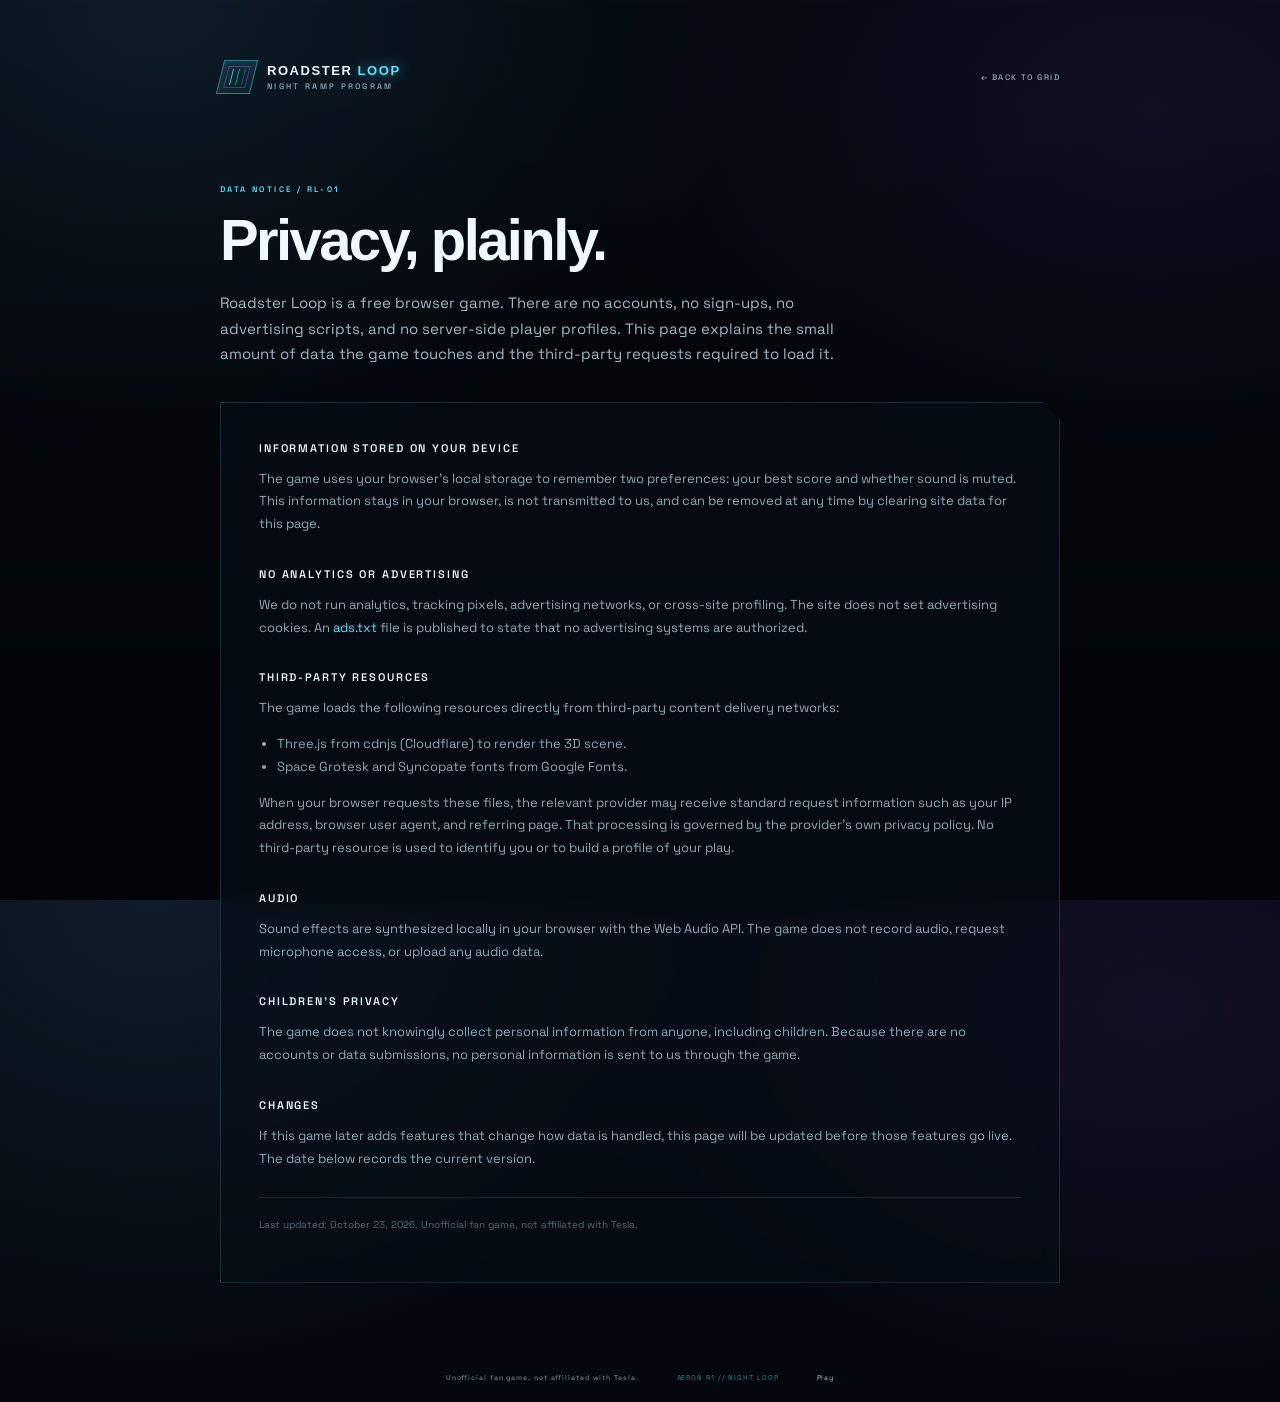
<file: privacy.html>
<!DOCTYPE html>
<html lang="en">
<head>
  <meta charset="utf-8">
  <meta name="viewport" content="width=device-width, initial-scale=1, viewport-fit=cover">
  <meta name="theme-color" content="#04060d">
  <meta name="description" content="Privacy information for Roadster Loop, a free browser-based night ramp stunt game.">
  <title>Privacy — Roadster Loop</title>
  <link rel="preconnect" href="https://fonts.googleapis.com">
  <link rel="preconnect" href="https://fonts.gstatic.com" crossorigin>
  <link href="https://fonts.googleapis.com/css2?family=Space+Grotesk:wght@400;500;600;700&family=Syncopate:wght@400;700&display=swap" rel="stylesheet">
  <link rel="stylesheet" href="style.css">
</head>
<body class="legal-page">
  <main class="legal-shell">
    <header class="legal-top">
      <a class="brand" href="index.html" aria-label="Roadster Loop home">
        <span class="brand-mark" aria-hidden="true"><i></i><i></i><i></i></span>
        <span class="brand-copy">
          <span class="brand-name">ROADSTER <em>LOOP</em></span>
          <span class="brand-sub">NIGHT RAMP PROGRAM</span>
        </span>
      </a>
      <a class="back-link" href="index.html">&larr; BACK TO GRID</a>
    </header>

    <span class="legal-kicker">DATA NOTICE / RL-01</span>
    <h1>Privacy, plainly.</h1>
    <p class="legal-intro">Roadster Loop is a free browser game. There are no accounts, no sign-ups, no advertising scripts, and no server-side player profiles. This page explains the small amount of data the game touches and the third-party requests required to load it.</p>

    <div class="legal-card">
      <h2>Information stored on your device</h2>
      <p>The game uses your browser's local storage to remember two preferences: your best score and whether sound is muted. This information stays in your browser, is not transmitted to us, and can be removed at any time by clearing site data for this page.</p>

      <h2>No analytics or advertising</h2>
      <p>We do not run analytics, tracking pixels, advertising networks, or cross-site profiling. The site does not set advertising cookies. An <a href="ads.txt">ads.txt</a> file is published to state that no advertising systems are authorized.</p>

      <h2>Third-party resources</h2>
      <p>The game loads the following resources directly from third-party content delivery networks:</p>
      <ul>
        <li>Three.js from cdnjs (Cloudflare) to render the 3D scene.</li>
        <li>Space Grotesk and Syncopate fonts from Google Fonts.</li>
      </ul>
      <p>When your browser requests these files, the relevant provider may receive standard request information such as your IP address, browser user agent, and referring page. That processing is governed by the provider's own privacy policy. No third-party resource is used to identify you or to build a profile of your play.</p>

      <h2>Audio</h2>
      <p>Sound effects are synthesized locally in your browser with the Web Audio API. The game does not record audio, request microphone access, or upload any audio data.</p>

      <h2>Children's privacy</h2>
      <p>The game does not knowingly collect personal information from anyone, including children. Because there are no accounts or data submissions, no personal information is sent to us through the game.</p>

      <h2>Changes</h2>
      <p>If this game later adds features that change how data is handled, this page will be updated before those features go live. The date below records the current version.</p>

      <p class="legal-note">Last updated: October 23, 2026. Unofficial fan game, not affiliated with Tesla.</p>
    </div>
  </main>

  <footer class="site-footer">
    <span>Unofficial fan game, not affiliated with Tesla.</span>
    <span class="footer-mid">AERON R1 // NIGHT LOOP</span>
    <a href="index.html">Play</a>
  </footer>
</body>
</html>
</file>
<file: style.css>
:root {
  --ink: #eefaff;
  --muted: #87a0ae;
  --dim: #526a78;
  --cyan: #59e6ff;
  --cyan-hot: #c6f8ff;
  --violet: #9d7cff;
  --orange: #ff9654;
  --red: #ff4d58;
  --green: #63ffa4;
  --panel: rgba(7, 13, 22, 0.68);
  --line: rgba(149, 225, 245, 0.17);
  --line-hot: rgba(89, 230, 255, 0.55);
  --display: "Syncopate", "Arial Black", sans-serif;
  --ui: "Space Grotesk", "Segoe UI", sans-serif;
}

* {
  box-sizing: border-box;
}

html,
body {
  width: 100%;
  height: 100%;
  margin: 0;
}

body {
  overflow: hidden;
  background: #03050b;
  color: var(--ink);
  font-family: var(--ui);
  -webkit-font-smoothing: antialiased;
  user-select: none;
  touch-action: none;
  overscroll-behavior: none;
}

button,
a {
  -webkit-tap-highlight-color: transparent;
}

button {
  font: inherit;
}

a {
  color: inherit;
}

[hidden] {
  display: none !important;
}

#app {
  position: fixed;
  inset: 0;
  overflow: hidden;
  isolation: isolate;
}

#scene-container {
  position: absolute;
  inset: 0;
}

#game-canvas {
  display: block;
  width: 100%;
  height: 100%;
  outline: none;
}

.scene-wash {
  position: absolute;
  inset: 0;
  pointer-events: none;
  z-index: 2;
  background:
    radial-gradient(ellipse at 50% 105%, rgba(28, 108, 144, 0.17), transparent 44%),
    radial-gradient(ellipse at 12% 10%, rgba(90, 61, 160, 0.12), transparent 35%),
    linear-gradient(180deg, rgba(2, 4, 10, 0.3), transparent 22%, transparent 72%, rgba(2, 4, 10, 0.62)),
    radial-gradient(ellipse at center, transparent 38%, rgba(0, 0, 0, 0.55) 100%);
}

.grain {
  position: absolute;
  inset: -40%;
  z-index: 3;
  pointer-events: none;
  opacity: 0.035;
  background-image: url("data:image/svg+xml,%3Csvg viewBox='0 0 160 160' xmlns='http://www.w3.org/2000/svg'%3E%3Cfilter id='n'%3E%3CfeTurbulence type='fractalNoise' baseFrequency='.86' numOctaves='3' stitchTiles='stitch'/%3E%3C/filter%3E%3Crect width='100%25' height='100%25' filter='url(%23n)' opacity='.62'/%3E%3C/svg%3E");
  animation: grain-shift 0.6s steps(2) infinite;
}

@keyframes grain-shift {
  0% { transform: translate(0, 0); }
  25% { transform: translate(-2%, 1%); }
  50% { transform: translate(1%, -2%); }
  75% { transform: translate(2%, 2%); }
  100% { transform: translate(-1%, -1%); }
}

/* ------------------------------------------------------------------ */
/* Top bar                                                             */
/* ------------------------------------------------------------------ */

.topbar {
  position: absolute;
  top: 0;
  left: 0;
  right: 0;
  z-index: 30;
  display: flex;
  align-items: flex-start;
  justify-content: space-between;
  gap: 20px;
  padding: clamp(16px, 3.2vw, 34px) clamp(18px, 4vw, 54px);
  pointer-events: none;
}

.brand,
.topbar-right {
  pointer-events: auto;
}

.brand {
  display: flex;
  align-items: center;
  gap: 13px;
}

.brand-mark {
  position: relative;
  width: 34px;
  height: 34px;
  border: 1px solid rgba(89, 230, 255, 0.45);
  background: linear-gradient(145deg, rgba(89, 230, 255, 0.12), rgba(89, 230, 255, 0.01));
  box-shadow: inset 0 0 16px rgba(89, 230, 255, 0.08);
  transform: skewX(-14deg);
}

.brand-mark::after {
  content: "";
  position: absolute;
  inset: 5px;
  border: 1px solid rgba(157, 124, 255, 0.35);
}

.brand-mark i {
  position: absolute;
  top: 8px;
  bottom: 8px;
  width: 1px;
  background: var(--cyan);
  opacity: 0.8;
}

.brand-mark i:nth-child(1) { left: 10px; }
.brand-mark i:nth-child(2) { left: 16px; opacity: 0.5; }
.brand-mark i:nth-child(3) { left: 22px; opacity: 0.25; }

.brand-copy {
  display: flex;
  flex-direction: column;
  gap: 4px;
}

.brand-name {
  font-family: var(--display);
  font-size: clamp(10px, 1.05vw, 13px);
  font-weight: 700;
  line-height: 1;
  letter-spacing: 0.12em;
}

.brand-name em {
  color: var(--cyan);
  font-style: normal;
  text-shadow: 0 0 14px rgba(89, 230, 255, 0.7);
}

.brand-sub {
  color: var(--muted);
  font-size: 8px;
  font-weight: 600;
  letter-spacing: 0.29em;
}

.topbar-right {
  display: flex;
  align-items: center;
  gap: 10px;
}

.best-chip {
  display: flex;
  flex-direction: column;
  align-items: flex-end;
  gap: 3px;
  min-width: 108px;
  padding: 8px 12px 7px;
  border: 1px solid var(--line);
  background: rgba(4, 10, 18, 0.48);
  backdrop-filter: blur(10px);
}

.best-chip span {
  color: var(--muted);
  font-size: 7px;
  font-weight: 600;
  letter-spacing: 0.22em;
}

.best-chip strong {
  color: var(--cyan-hot);
  font-family: var(--display);
  font-size: 15px;
  line-height: 1;
  letter-spacing: 0.08em;
  text-shadow: 0 0 10px rgba(89, 230, 255, 0.4);
}

.icon-button {
  display: flex;
  align-items: center;
  gap: 8px;
  height: 45px;
  padding: 0 12px;
  border: 1px solid var(--line);
  background: rgba(4, 10, 18, 0.48);
  color: var(--muted);
  cursor: pointer;
  backdrop-filter: blur(10px);
  transition: border-color 0.2s ease, color 0.2s ease, background 0.2s ease;
}

.icon-button:hover,
.icon-button:focus-visible {
  border-color: var(--line-hot);
  color: var(--ink);
  background: rgba(9, 20, 32, 0.7);
  outline: none;
}

.sound-bars {
  display: flex;
  align-items: flex-end;
  gap: 2px;
  height: 12px;
}

.sound-bars i {
  width: 2px;
  height: 4px;
  background: currentColor;
  transition: height 0.15s ease;
}

.sound-bars i:nth-child(2) { height: 8px; }
.sound-bars i:nth-child(3) { height: 12px; }
.sound-bars i:nth-child(4) { height: 6px; }

.icon-button[aria-pressed="true"] .sound-bars i {
  height: 2px;
  opacity: 0.45;
}

.sound-label {
  font-size: 8px;
  font-weight: 600;
  letter-spacing: 0.17em;
}

/* ------------------------------------------------------------------ */
/* Start lights                                                        */
/* ------------------------------------------------------------------ */

.start-lights {
  position: absolute;
  top: clamp(84px, 12vh, 128px);
  left: 50%;
  z-index: 24;
  display: flex;
  flex-direction: column;
  align-items: center;
  gap: 8px;
  padding: 10px 17px 8px;
  border: 1px solid rgba(151, 220, 238, 0.16);
  background: rgba(3, 8, 15, 0.72);
  box-shadow: 0 14px 50px rgba(0, 0, 0, 0.34), inset 0 1px rgba(255, 255, 255, 0.035);
  backdrop-filter: blur(14px);
  opacity: 0;
  pointer-events: none;
  transform: translate(-50%, -9px);
  transition: opacity 0.25s ease, transform 0.25s ease;
}

.start-lights.is-live {
  opacity: 1;
  transform: translate(-50%, 0);
}

.lights-track {
  position: relative;
  display: flex;
  gap: 8px;
}

.lights-track::before {
  content: "";
  position: absolute;
  top: 50%;
  left: 4px;
  right: 4px;
  height: 1px;
  background: rgba(255, 255, 255, 0.08);
}

.lamp {
  position: relative;
  width: 13px;
  height: 13px;
  border: 1px solid rgba(210, 235, 245, 0.18);
  border-radius: 50%;
  background: #080d15;
  box-shadow: inset 0 1px 4px rgba(0, 0, 0, 0.9);
  transition: background 0.08s ease, border-color 0.08s ease, box-shadow 0.08s ease;
}

.lamp.is-red {
  border-color: rgba(255, 112, 120, 0.75);
  background: var(--red);
  box-shadow: 0 0 7px rgba(255, 77, 88, 0.9), 0 0 20px rgba(255, 77, 88, 0.35), inset 0 0 4px #fff;
}

.lamp.is-green {
  border-color: rgba(173, 255, 205, 0.9);
  background: var(--green);
  box-shadow: 0 0 9px rgba(99, 255, 164, 0.95), 0 0 25px rgba(99, 255, 164, 0.5), inset 0 0 4px #fff;
}

.lights-status {
  color: var(--muted);
  font-size: 7px;
  font-weight: 600;
  letter-spacing: 0.26em;
  line-height: 1;
}

.lights-status.is-go {
  color: var(--green);
  text-shadow: 0 0 14px rgba(99, 255, 164, 0.7);
}

.lights-status.is-bad {
  color: var(--red);
}

/* ------------------------------------------------------------------ */
/* Run HUD                                                             */
/* ------------------------------------------------------------------ */

.run-hud {
  position: absolute;
  inset: 0;
  z-index: 18;
  pointer-events: none;
  opacity: 0;
  transition: opacity 0.35s ease;
}

.run-hud.is-live {
  opacity: 1;
}

.hud-left {
  position: absolute;
  left: clamp(18px, 4vw, 54px);
  bottom: clamp(68px, 10vh, 102px);
  display: flex;
  align-items: flex-end;
  gap: clamp(18px, 3vw, 38px);
}

.readout {
  display: flex;
  flex-direction: column;
  gap: 5px;
}

.readout-label,
.gas-head span,
.mini-stats span {
  color: var(--muted);
  font-size: 7px;
  font-weight: 600;
  letter-spacing: 0.23em;
}

.readout strong {
  display: flex;
  align-items: baseline;
  gap: 5px;
  color: var(--ink);
  font-family: var(--display);
  font-size: clamp(23px, 3vw, 34px);
  font-weight: 700;
  line-height: 0.85;
  letter-spacing: -0.02em;
  text-shadow: 0 0 22px rgba(89, 230, 255, 0.18);
}

.readout-main strong {
  font-size: clamp(40px, 5.2vw, 67px);
}

.readout strong small {
  color: var(--cyan);
  font-family: var(--ui);
  font-size: 8px;
  font-weight: 600;
  letter-spacing: 0.16em;
}

.hud-right {
  position: absolute;
  right: clamp(18px, 4vw, 54px);
  bottom: clamp(70px, 10vh, 104px);
  display: flex;
  flex-direction: column;
  align-items: flex-end;
  gap: 13px;
  width: clamp(174px, 19vw, 238px);
}

.gas-panel {
  width: 100%;
  padding: 10px 12px 11px;
  border: 1px solid var(--line);
  background: rgba(3, 9, 17, 0.53);
  backdrop-filter: blur(10px);
  clip-path: polygon(8px 0, 100% 0, 100% calc(100% - 8px), calc(100% - 8px) 100%, 0 100%, 0 8px);
}

.gas-head {
  display: flex;
  align-items: center;
  justify-content: space-between;
  margin-bottom: 7px;
}

.gas-head b {
  color: var(--cyan-hot);
  font-family: var(--display);
  font-size: 9px;
  letter-spacing: 0.06em;
}

.gas-track {
  position: relative;
  height: 4px;
  overflow: hidden;
  background: rgba(255, 255, 255, 0.1);
}

.gas-track::after {
  content: "";
  position: absolute;
  inset: 0;
  background: repeating-linear-gradient(90deg, transparent 0 18%, rgba(3, 8, 15, 0.8) 18% 20%);
}

#gas-fill {
  display: block;
  width: 100%;
  height: 100%;
  background: linear-gradient(90deg, #8f7cff, var(--cyan) 64%, var(--cyan-hot));
  box-shadow: 0 0 12px rgba(89, 230, 255, 0.7);
  transform-origin: left center;
  transition: background 0.25s ease;
}

#gas-fill.is-low {
  background: linear-gradient(90deg, var(--red), var(--orange));
  box-shadow: 0 0 12px rgba(255, 77, 88, 0.5);
}

.mini-stats {
  display: flex;
  gap: 16px;
  padding-right: 2px;
}

.mini-stats b {
  margin-left: 4px;
  color: var(--ink);
  font-family: var(--display);
  font-size: 9px;
  font-weight: 700;
  letter-spacing: 0.02em;
}

#hud-tilt.is-danger {
  color: var(--red);
  text-shadow: 0 0 12px rgba(255, 77, 88, 0.8);
}

/* ------------------------------------------------------------------ */
/* Announcement                                                        */
/* ------------------------------------------------------------------ */

.announce {
  position: absolute;
  top: 29%;
  left: 50%;
  z-index: 26;
  padding: 8px 18px;
  color: var(--ink);
  font-family: var(--display);
  font-size: clamp(16px, 2.5vw, 30px);
  font-weight: 700;
  letter-spacing: 0.13em;
  text-align: center;
  text-shadow: 0 0 26px rgba(89, 230, 255, 0.45);
  opacity: 0;
  pointer-events: none;
  transform: translate(-50%, 9px) scale(0.97);
  transition: opacity 0.16s ease, transform 0.16s ease;
}

.announce.is-visible {
  opacity: 1;
  transform: translate(-50%, 0) scale(1);
}

.announce[data-tone="bad"] {
  color: #ffc1c5;
  text-shadow: 0 0 30px rgba(255, 77, 88, 0.6);
}

.announce[data-tone="go"] {
  color: var(--green);
  text-shadow: 0 0 34px rgba(99, 255, 164, 0.6);
}

.announce[data-tone="good"] {
  color: var(--cyan-hot);
  text-shadow: 0 0 34px rgba(89, 230, 255, 0.72);
}

.announce[data-tone="warm"] {
  color: #ffd2ad;
  text-shadow: 0 0 34px rgba(255, 150, 84, 0.65);
}

/* ------------------------------------------------------------------ */
/* Screens                                                             */
/* ------------------------------------------------------------------ */

.screen {
  position: absolute;
  inset: 0;
  z-index: 12;
  opacity: 0;
  transition: opacity 0.4s ease;
}

.screen.is-visible {
  opacity: 1;
}

.title-screen {
  display: flex;
  align-items: center;
  padding: clamp(88px, 13vh, 145px) clamp(20px, 5vw, 78px) clamp(66px, 9vh, 92px);
  overflow-y: auto;
  touch-action: pan-y;
  background:
    linear-gradient(90deg, rgba(2, 5, 12, 0.88) 0%, rgba(2, 5, 12, 0.44) 48%, rgba(2, 5, 12, 0.1) 100%),
    linear-gradient(180deg, rgba(2, 5, 12, 0.45), transparent 24%, transparent 69%, rgba(2, 5, 12, 0.58));
}

.title-grid {
  display: grid;
  grid-template-columns: minmax(0, 1.32fr) minmax(300px, 0.68fr);
  align-items: end;
  gap: clamp(32px, 6vw, 100px);
  width: min(1390px, 100%);
  margin: 0 auto;
}

.hero-copy {
  max-width: 810px;
  padding-bottom: 4px;
}

.eyebrow {
  display: flex;
  align-items: center;
  gap: 10px;
  color: var(--cyan);
  font-size: 8px;
  font-weight: 600;
  letter-spacing: 0.3em;
  text-transform: uppercase;
}

.eyebrow > span {
  display: inline-block;
  width: 28px;
  height: 1px;
  background: var(--cyan);
  box-shadow: 0 0 8px var(--cyan);
}

.hero-copy h1 {
  display: flex;
  flex-direction: column;
  margin: 18px 0 24px;
  font-family: var(--display);
  font-size: clamp(42px, 8vw, 116px);
  font-weight: 700;
  line-height: 0.83;
  letter-spacing: -0.055em;
  text-transform: uppercase;
}

.hero-copy h1 span:first-child {
  color: #edfaff;
  text-shadow: 0 0 50px rgba(89, 230, 255, 0.13);
}

.hero-copy h1 .outline {
  color: transparent;
  -webkit-text-stroke: 1.5px rgba(128, 235, 255, 0.76);
  text-shadow: 0 0 55px rgba(89, 230, 255, 0.17);
}

.hero-lede {
  max-width: 560px;
  margin: 0 0 30px;
  color: #a8bbc5;
  font-size: clamp(13px, 1.28vw, 16px);
  line-height: 1.62;
}

.hero-actions {
  display: flex;
  align-items: center;
  gap: clamp(20px, 3vw, 38px);
  flex-wrap: wrap;
}

.primary-button {
  position: relative;
  display: inline-flex;
  flex-direction: column;
  align-items: flex-start;
  justify-content: center;
  gap: 4px;
  min-width: 224px;
  min-height: 66px;
  padding: 13px 43px 13px 22px;
  border: 1px solid rgba(89, 230, 255, 0.7);
  background: linear-gradient(100deg, rgba(89, 230, 255, 0.18), rgba(89, 230, 255, 0.04));
  color: var(--ink);
  cursor: pointer;
  clip-path: polygon(0 0, calc(100% - 17px) 0, 100% 17px, 100% 100%, 17px 100%, 0 calc(100% - 17px));
  transition: background 0.25s ease, box-shadow 0.25s ease, transform 0.18s ease;
}

.primary-button::after {
  content: "";
  position: absolute;
  top: 50%;
  right: 19px;
  width: 13px;
  height: 1px;
  background: var(--cyan);
  box-shadow: 0 0 8px var(--cyan);
  transition: width 0.2s ease;
}

.primary-button span {
  font-family: var(--display);
  font-size: 11px;
  font-weight: 700;
  letter-spacing: 0.13em;
}

.primary-button small {
  color: var(--muted);
  font-size: 7px;
  font-weight: 600;
  letter-spacing: 0.21em;
}

.primary-button:hover,
.primary-button:focus-visible {
  background: linear-gradient(100deg, rgba(89, 230, 255, 0.31), rgba(89, 230, 255, 0.08));
  box-shadow: 0 0 44px rgba(89, 230, 255, 0.16), inset 0 0 26px rgba(89, 230, 255, 0.05);
  outline: none;
  transform: translateY(-1px);
}

.primary-button:hover::after,
.primary-button:focus-visible::after {
  width: 20px;
}

.primary-button:active {
  transform: translateY(1px);
}

.hero-best {
  display: flex;
  flex-direction: column;
  gap: 4px;
}

.hero-best span {
  color: var(--muted);
  font-size: 7px;
  font-weight: 600;
  letter-spacing: 0.24em;
}

.hero-best strong {
  color: var(--cyan-hot);
  font-family: var(--display);
  font-size: clamp(17px, 1.8vw, 23px);
  letter-spacing: 0.08em;
  text-shadow: 0 0 18px rgba(89, 230, 255, 0.3);
}

.spec-strip {
  display: flex;
  flex-wrap: wrap;
  gap: 9px 20px;
  margin-top: 38px;
  color: var(--dim);
  font-size: 7px;
  font-weight: 600;
  letter-spacing: 0.18em;
}

.spec-strip b {
  color: #b5cad3;
  font-weight: 600;
}

.briefing-card {
  position: relative;
  padding: 21px 22px 18px;
  border: 1px solid var(--line);
  background:
    linear-gradient(140deg, rgba(12, 25, 40, 0.7), rgba(4, 9, 17, 0.55)),
    repeating-linear-gradient(0deg, transparent 0 33px, rgba(89, 230, 255, 0.025) 33px 34px);
  box-shadow: 0 26px 80px rgba(0, 0, 0, 0.26), inset 0 1px rgba(255, 255, 255, 0.04);
  backdrop-filter: blur(16px);
  clip-path: polygon(0 0, calc(100% - 16px) 0, 100% 16px, 100% 100%, 0 100%);
}

.briefing-card::before {
  content: "";
  position: absolute;
  top: 0;
  left: 0;
  width: 68px;
  height: 1px;
  background: var(--cyan);
  box-shadow: 0 0 11px var(--cyan);
}

.briefing-head {
  display: flex;
  align-items: center;
  justify-content: space-between;
  padding-bottom: 13px;
  border-bottom: 1px solid rgba(149, 225, 245, 0.11);
}

.briefing-head span {
  color: var(--muted);
  font-size: 7px;
  font-weight: 600;
  letter-spacing: 0.26em;
}

.briefing-head b {
  color: var(--cyan);
  font-family: var(--display);
  font-size: 9px;
  letter-spacing: 0.08em;
}

.briefing-list {
  display: flex;
  flex-direction: column;
  gap: 0;
  margin: 0;
  padding: 0;
  list-style: none;
}

.briefing-list li {
  display: grid;
  grid-template-columns: 27px 1fr;
  gap: 10px;
  padding: 16px 0 15px;
  border-bottom: 1px solid rgba(149, 225, 245, 0.085);
}

.step-no {
  padding-top: 1px;
  color: var(--cyan);
  font-family: var(--display);
  font-size: 9px;
  letter-spacing: 0.03em;
}

.briefing-list strong {
  display: block;
  margin-bottom: 5px;
  color: #dff5fb;
  font-size: 9px;
  font-weight: 600;
  letter-spacing: 0.15em;
}

.briefing-list p {
  margin: 0;
  color: #8297a3;
  font-size: 11px;
  line-height: 1.5;
}

.briefing-footer {
  display: flex;
  justify-content: space-between;
  gap: 10px;
  padding-top: 14px;
  color: var(--dim);
  font-size: 6.5px;
  font-weight: 600;
  letter-spacing: 0.16em;
}

.live-dot {
  color: var(--green);
}

.live-dot::before {
  content: "";
  display: inline-block;
  width: 4px;
  height: 4px;
  margin-right: 5px;
  border-radius: 50%;
  background: var(--green);
  box-shadow: 0 0 7px var(--green);
  animation: live-pulse 1.8s ease-in-out infinite;
}

@keyframes live-pulse {
  0%, 100% { opacity: 0.35; }
  50% { opacity: 1; }
}

/* ------------------------------------------------------------------ */
/* Results                                                            */
/* ------------------------------------------------------------------ */

.results-screen {
  display: flex;
  align-items: center;
  justify-content: center;
  padding: clamp(82px, 12vh, 122px) clamp(16px, 4vw, 55px) clamp(62px, 8vh, 82px);
  overflow-y: auto;
  touch-action: pan-y;
  background:
    radial-gradient(ellipse at 50% 32%, rgba(34, 88, 114, 0.2), transparent 50%),
    linear-gradient(180deg, rgba(2, 4, 10, 0.73), rgba(2, 4, 10, 0.9));
  backdrop-filter: blur(7px);
}

.results-card {
  position: relative;
  width: min(790px, 100%);
  padding: clamp(21px, 3.1vw, 39px);
  border: 1px solid rgba(149, 225, 245, 0.23);
  background:
    linear-gradient(145deg, rgba(12, 24, 39, 0.94), rgba(3, 8, 16, 0.93)),
    repeating-linear-gradient(0deg, transparent 0 39px, rgba(89, 230, 255, 0.02) 39px 40px);
  box-shadow: 0 40px 120px rgba(0, 0, 0, 0.58), inset 0 1px rgba(255, 255, 255, 0.06);
  clip-path: polygon(0 0, calc(100% - 25px) 0, 100% 25px, 100% 100%, 25px 100%, 0 calc(100% - 25px));
}

.results-card::before {
  content: "";
  position: absolute;
  top: 0;
  left: 0;
  width: 112px;
  height: 1px;
  background: var(--cyan);
  box-shadow: 0 0 14px var(--cyan);
}

.results-head {
  display: flex;
  align-items: flex-start;
  justify-content: space-between;
  gap: 18px;
}

.results-head h2 {
  margin: 8px 0 0;
  font-family: var(--display);
  font-size: clamp(16px, 2.2vw, 26px);
  font-weight: 700;
  letter-spacing: 0.02em;
}

.new-best {
  flex: 0 0 auto;
  padding: 9px 13px 8px;
  border: 1px solid rgba(99, 255, 164, 0.5);
  background: rgba(99, 255, 164, 0.09);
  color: var(--green);
  font-family: var(--display);
  font-size: 9px;
  font-weight: 700;
  letter-spacing: 0.1em;
  box-shadow: 0 0 30px rgba(99, 255, 164, 0.11);
  animation: best-pop 0.55s cubic-bezier(0.2, 0.8, 0.2, 1.2) both;
}

@keyframes best-pop {
  from { opacity: 0; transform: scale(0.8) rotate(-3deg); }
  to { opacity: 1; transform: scale(1) rotate(0); }
}

.score-lockup {
  display: grid;
  grid-template-columns: 118px 1fr;
  gap: clamp(20px, 3.5vw, 38px);
  align-items: stretch;
  margin-top: 26px;
  padding: 21px 0 23px;
  border-top: 1px solid rgba(149, 225, 245, 0.13);
  border-bottom: 1px solid rgba(149, 225, 245, 0.13);
}

.grade-block {
  display: flex;
  flex-direction: column;
  align-items: flex-start;
  justify-content: center;
  gap: 3px;
  border-right: 1px solid rgba(149, 225, 245, 0.12);
}

.grade-block span,
.score-block > span {
  color: var(--muted);
  font-size: 7px;
  font-weight: 600;
  letter-spacing: 0.23em;
}

.grade-block strong {
  color: var(--cyan-hot);
  font-family: var(--display);
  font-size: clamp(57px, 7.4vw, 87px);
  font-weight: 700;
  line-height: 0.9;
  letter-spacing: -0.04em;
  text-shadow: 0 0 44px rgba(89, 230, 255, 0.34);
}

.grade-block strong[data-grade="S+"],
.grade-block strong[data-grade="S"] {
  color: var(--green);
  text-shadow: 0 0 48px rgba(99, 255, 164, 0.4);
}

.grade-block strong[data-grade="D"] {
  color: var(--orange);
  text-shadow: 0 0 36px rgba(255, 150, 84, 0.3);
}

.score-block {
  display: flex;
  flex-direction: column;
  justify-content: center;
  min-width: 0;
}

.score-block strong {
  overflow: hidden;
  margin: 7px 0 8px;
  color: #f2fdff;
  font-family: var(--display);
  font-size: clamp(30px, 5vw, 58px);
  font-weight: 700;
  line-height: 0.92;
  letter-spacing: -0.045em;
  text-overflow: ellipsis;
  white-space: nowrap;
}

.score-block small {
  color: var(--dim);
  font-size: 6.8px;
  font-weight: 600;
  letter-spacing: 0.11em;
  line-height: 1.45;
}

.stat-grid {
  display: grid;
  grid-template-columns: repeat(3, minmax(0, 1fr));
  margin-top: 6px;
  border-left: 1px solid rgba(149, 225, 245, 0.1);
}

.stat {
  display: flex;
  flex-direction: column;
  gap: 5px;
  min-height: 64px;
  padding: 14px 13px 12px;
  border-right: 1px solid rgba(149, 225, 245, 0.1);
  border-bottom: 1px solid rgba(149, 225, 245, 0.1);
}

.stat-wide {
  grid-column: span 2;
}

.stat span {
  color: var(--muted);
  font-size: 6.5px;
  font-weight: 600;
  letter-spacing: 0.2em;
}

.stat strong {
  color: #dff4fa;
  font-family: var(--display);
  font-size: clamp(12px, 1.5vw, 16px);
  font-weight: 700;
  letter-spacing: -0.01em;
}

.results-actions {
  display: flex;
  align-items: center;
  gap: 13px;
  margin-top: 25px;
  flex-wrap: wrap;
}

.results-actions .primary-button {
  min-width: 214px;
  min-height: 60px;
}

.ghost-button {
  min-height: 60px;
  padding: 0 22px;
  border: 1px solid rgba(149, 225, 245, 0.16);
  background: transparent;
  color: var(--muted);
  font-family: var(--display);
  font-size: 8px;
  font-weight: 700;
  letter-spacing: 0.12em;
  cursor: pointer;
  transition: border-color 0.2s ease, color 0.2s ease, background 0.2s ease;
}

.ghost-button:hover,
.ghost-button:focus-visible {
  border-color: rgba(149, 225, 245, 0.35);
  background: rgba(149, 225, 245, 0.05);
  color: var(--ink);
  outline: none;
}

/* ------------------------------------------------------------------ */
/* Touch controls                                                     */
/* ------------------------------------------------------------------ */

.touch-controls {
  display: none;
  position: absolute;
  right: 0;
  bottom: clamp(52px, 8vh, 75px);
  left: 0;
  z-index: 29;
  align-items: flex-end;
  justify-content: space-between;
  padding: 0 clamp(15px, 5vw, 42px);
  pointer-events: none;
}

.touch-button {
  pointer-events: auto;
  display: flex;
  align-items: center;
  justify-content: center;
  border: 1px solid rgba(149, 225, 245, 0.32);
  background: rgba(6, 17, 28, 0.54);
  color: var(--cyan-hot);
  backdrop-filter: blur(10px);
  touch-action: none;
  cursor: pointer;
  -webkit-touch-callout: none;
  -webkit-user-select: none;
  user-select: none;
  min-width: 44px;
  min-height: 44px;
}

.touch-turn {
  width: 58px;
  height: 58px;
  border-radius: 50%;
  font-size: 27px;
  line-height: 1;
}

.touch-thrust {
  width: 92px;
  height: 58px;
  border-radius: 29px;
  color: var(--ink);
  font-family: var(--display);
  font-size: 8px;
  font-weight: 700;
  letter-spacing: 0.1em;
  background: rgba(10, 34, 49, 0.68);
}

.touch-button.is-pressed {
  border-color: var(--cyan);
  background: rgba(89, 230, 255, 0.22);
  box-shadow: 0 0 26px rgba(89, 230, 255, 0.22);
}

@media (pointer: coarse), (max-width: 860px) {
  .touch-controls.is-live {
    display: flex;
  }
}

/* Better mobile support */
@media (max-width: 680px) and (orientation: landscape) {
  .touch-controls {
    bottom: max(10px, env(safe-area-inset-bottom));
    padding: 0 max(10px, env(safe-area-inset-left)) 0 max(10px, env(safe-area-inset-right));
  }
  
  .touch-turn {
    width: 52px;
    height: 52px;
    font-size: 24px;
  }
  
  .touch-thrust {
    width: 80px;
    height: 52px;
  }
  
  .hud-left {
    bottom: max(90px, calc(90px + env(safe-area-inset-bottom)));
    left: max(10px, env(safe-area-inset-left));
  }
  
  .hud-right {
    bottom: max(90px, calc(90px + env(safe-area-inset-bottom)));
    right: max(10px, env(safe-area-inset-right));
  }
  
  .topbar {
    padding: 10px max(10px, env(safe-area-inset-left)) 10px max(10px, env(safe-area-inset-right));
  }
  
  .site-footer {
    bottom: max(4px, env(safe-area-inset-bottom));
  }
}

/* ------------------------------------------------------------------ */
/* Footer + loading                                                   */
/* ------------------------------------------------------------------ */

.site-footer {
  position: absolute;
  right: 0;
  bottom: max(9px, env(safe-area-inset-bottom));
  left: 0;
  z-index: 42;
  display: flex;
  align-items: center;
  justify-content: center;
  gap: clamp(13px, 3.5vw, 38px);
  padding: 0 14px;
  color: rgba(151, 177, 190, 0.7);
  font-size: 7px;
  font-weight: 500;
  letter-spacing: 0.13em;
  text-align: center;
  pointer-events: none;
}

.site-footer .footer-mid {
  color: rgba(89, 230, 255, 0.45);
}

.site-footer a {
  color: rgba(169, 224, 238, 0.75);
  text-decoration: none;
  pointer-events: auto;
  transition: color 0.2s ease;
}

.site-footer a:hover,
.site-footer a:focus-visible {
  color: var(--cyan);
  outline: none;
}

.loading-screen {
  position: fixed;
  inset: 0;
  z-index: 100;
  display: flex;
  flex-direction: column;
  align-items: center;
  justify-content: center;
  gap: 15px;
  background: #03050b;
  color: var(--muted);
  font-size: 8px;
  font-weight: 600;
  letter-spacing: 0.32em;
  transition: opacity 0.6s ease, visibility 0.6s ease;
}

.loading-screen.is-hidden {
  opacity: 0;
  visibility: hidden;
  pointer-events: none;
}

.loading-screen.is-error {
  color: var(--red);
}

.loading-mark {
  display: flex;
  align-items: flex-end;
  gap: 4px;
  height: 24px;
}

.loading-mark i {
  width: 3px;
  background: var(--cyan);
  box-shadow: 0 0 12px rgba(89, 230, 255, 0.6);
  animation: loading-bars 0.8s ease-in-out infinite alternate;
}

.loading-mark i:nth-child(1) { height: 9px; animation-delay: -0.2s; }
.loading-mark i:nth-child(2) { height: 20px; animation-delay: -0.4s; }
.loading-mark i:nth-child(3) { height: 14px; animation-delay: -0.6s; }

@keyframes loading-bars {
  to { height: 5px; opacity: 0.4; }
}

.noscript {
  position: fixed;
  inset: 0;
  z-index: 110;
  display: grid;
  place-items: center;
  padding: 32px;
  background: #03050b;
  color: var(--ink);
  font-size: 14px;
  text-align: center;
}

/* ------------------------------------------------------------------ */
/* Legal page                                                          */
/* ------------------------------------------------------------------ */

.legal-page {
  min-height: 100%;
  overflow: auto;
  touch-action: pan-y;
  background:
    radial-gradient(ellipse at 12% 0%, rgba(61, 130, 165, 0.18), transparent 38%),
    radial-gradient(ellipse at 90% 12%, rgba(105, 69, 177, 0.14), transparent 35%),
    #04070d;
}

.legal-page::before {
  content: "";
  position: fixed;
  inset: 0;
  pointer-events: none;
  background: linear-gradient(180deg, transparent, rgba(0, 0, 0, 0.4));
}

.legal-shell {
  position: relative;
  z-index: 2;
  width: min(840px, calc(100% - 38px));
  margin: 0 auto;
  padding: clamp(30px, 5vw, 60px) 0 90px;
}

.legal-top {
  display: flex;
  align-items: center;
  justify-content: space-between;
  gap: 20px;
  margin-bottom: clamp(46px, 8vw, 82px);
}

.legal-top .brand {
  text-decoration: none;
}

.back-link {
  color: var(--muted);
  font-size: 8px;
  font-weight: 600;
  letter-spacing: 0.18em;
  text-decoration: none;
  transition: color 0.2s ease;
}

.back-link:hover,
.back-link:focus-visible {
  color: var(--cyan);
  outline: none;
}

.legal-kicker {
  color: var(--cyan);
  font-size: 8px;
  font-weight: 600;
  letter-spacing: 0.3em;
}

.legal-shell h1 {
  margin: 14px 0 21px;
  font-family: var(--display);
  font-size: clamp(32px, 6vw, 58px);
  font-weight: 700;
  line-height: 1;
  letter-spacing: -0.045em;
}

.legal-intro {
  max-width: 660px;
  margin: 0 0 35px;
  color: #a2b9c4;
  font-size: 15px;
  line-height: 1.7;
}

.legal-card {
  padding: clamp(22px, 4vw, 38px);
  border: 1px solid var(--line);
  background: rgba(7, 14, 24, 0.66);
  backdrop-filter: blur(12px);
  clip-path: polygon(0 0, calc(100% - 18px) 0, 100% 18px, 100% 100%, 0 100%);
}

.legal-card h2 {
  margin: 31px 0 9px;
  color: #e7f8fd;
  font-size: 11px;
  font-weight: 600;
  letter-spacing: 0.17em;
  text-transform: uppercase;
}

.legal-card h2:first-child {
  margin-top: 0;
}

.legal-card p,
.legal-card li {
  color: #93a9b4;
  font-size: 13px;
  line-height: 1.75;
}

.legal-card ul {
  margin: 8px 0 0;
  padding-left: 18px;
}

.legal-card a {
  color: var(--cyan);
  text-decoration: none;
}

.legal-card a:hover {
  text-decoration: underline;
}

.legal-note {
  margin-top: 27px;
  padding-top: 18px;
  border-top: 1px solid rgba(149, 225, 245, 0.12);
  color: var(--dim) !important;
  font-size: 10px !important;
}

.legal-page .site-footer {
  position: relative;
  bottom: auto;
  padding-bottom: 20px;
}

/* ------------------------------------------------------------------ */
/* Responsive                                                          */
/* ------------------------------------------------------------------ */

@media (max-width: 1050px) {
  .title-grid {
    grid-template-columns: minmax(0, 1.2fr) minmax(275px, 0.8fr);
    gap: 34px;
  }
}

@media (max-width: 900px) {
  .title-screen {
    align-items: flex-start;
    padding-top: 92px;
  }

  .title-grid {
    grid-template-columns: 1fr;
    align-items: start;
    gap: 38px;
  }

  .briefing-card {
    max-width: 660px;
  }

  .spec-strip {
    margin-top: 25px;
  }

  .hud-left {
    bottom: 169px;
  }

  .hud-right {
    bottom: 169px;
  }

  .gas-panel {
    padding: 8px 10px 9px;
  }

  .mini-stats {
    gap: 10px;
  }
}

@media (max-width: 680px) {
  .topbar {
    padding: 13px max(14px, env(safe-area-inset-left)) 13px max(14px, env(safe-area-inset-right));
  }

  .brand-mark {
    width: 29px;
    height: 29px;
  }

  .brand-sub,
  .sound-label,
  .best-chip span {
    display: none;
  }

  .best-chip {
    min-width: 78px;
    padding: 9px 9px 8px;
  }

  .best-chip strong {
    font-size: 12px;
  }

  .icon-button {
    height: 39px;
    width: 39px;
    padding: 0;
    justify-content: center;
  }

  .start-lights {
    top: 66px;
  }

  .title-screen {
    padding: 76px max(17px, env(safe-area-inset-left)) 66px max(17px, env(safe-area-inset-right));
  }

  .hero-copy h1 {
    margin: 15px 0 20px;
    font-size: clamp(42px, 15.5vw, 76px);
  }

  .hero-lede {
    font-size: 13px;
    margin-bottom: 24px;
  }

  .hero-actions {
    align-items: flex-start;
    flex-direction: column;
    gap: 20px;
  }

  .primary-button {
    min-width: 205px;
  }

  .spec-strip {
    gap: 8px 14px;
    font-size: 6.3px;
  }

  .briefing-card {
    padding: 17px 16px 15px;
  }

  .briefing-list li {
    padding: 13px 0;
  }

  .briefing-footer {
    flex-wrap: wrap;
  }

  .hud-left {
    left: max(15px, env(safe-area-inset-left));
    bottom: max(175px, calc(175px + env(safe-area-inset-bottom)));
    gap: 16px;
  }

  .readout-main strong {
    font-size: 42px;
  }

  .readout strong {
    font-size: 22px;
  }

  .hud-right {
    right: max(15px, env(safe-area-inset-right));
    bottom: max(175px, calc(175px + env(safe-area-inset-bottom)));
    width: 164px;
    gap: 9px;
  }

  .readout-label,
  .gas-head span {
    font-size: 6px;
  }

  .mini-stats {
    gap: 8px;
  }

  .mini-stats span {
    font-size: 6px;
  }

  .mini-stats b {
    font-size: 8px;
  }

  .site-footer {
    gap: 11px;
    font-size: 6.2px;
    line-height: 1.4;
    padding-bottom: max(9px, env(safe-area-inset-bottom));
  }

  .site-footer .footer-mid {
    display: none;
  }

  .results-screen {
    align-items: flex-start;
    padding-top: 78px;
  }

  .score-lockup {
    grid-template-columns: 88px 1fr;
    gap: 17px;
  }

  .grade-block strong {
    font-size: 55px;
  }

  .score-block strong {
    font-size: 28px;
  }

  .stat-grid {
    grid-template-columns: repeat(2, minmax(0, 1fr));
  }

  .stat-wide {
    grid-column: span 2;
  }

  .results-actions {
    align-items: stretch;
    flex-direction: column;
  }

  .results-actions .primary-button,
  .ghost-button {
    width: 100%;
  }

  .legal-top {
    align-items: flex-start;
    flex-direction: column;
  }
}

@media (max-height: 660px) and (min-width: 900px) {
  .title-screen {
    align-items: flex-start;
    padding-top: 75px;
  }

  .hero-copy h1 {
    font-size: min(8vw, 84px);
    margin: 12px 0 17px;
  }

  .hero-lede {
    margin-bottom: 20px;
  }

  .briefing-list li {
    padding: 11px 0;
  }

  .spec-strip {
    margin-top: 19px;
  }
}

@media (prefers-reduced-motion: reduce) {
  .grain,
  .loading-mark i,
  .live-dot::before {
    animation: none;
  }

  *,
  *::before,
  *::after {
    scroll-behavior: auto !important;
  }
}
</file>
